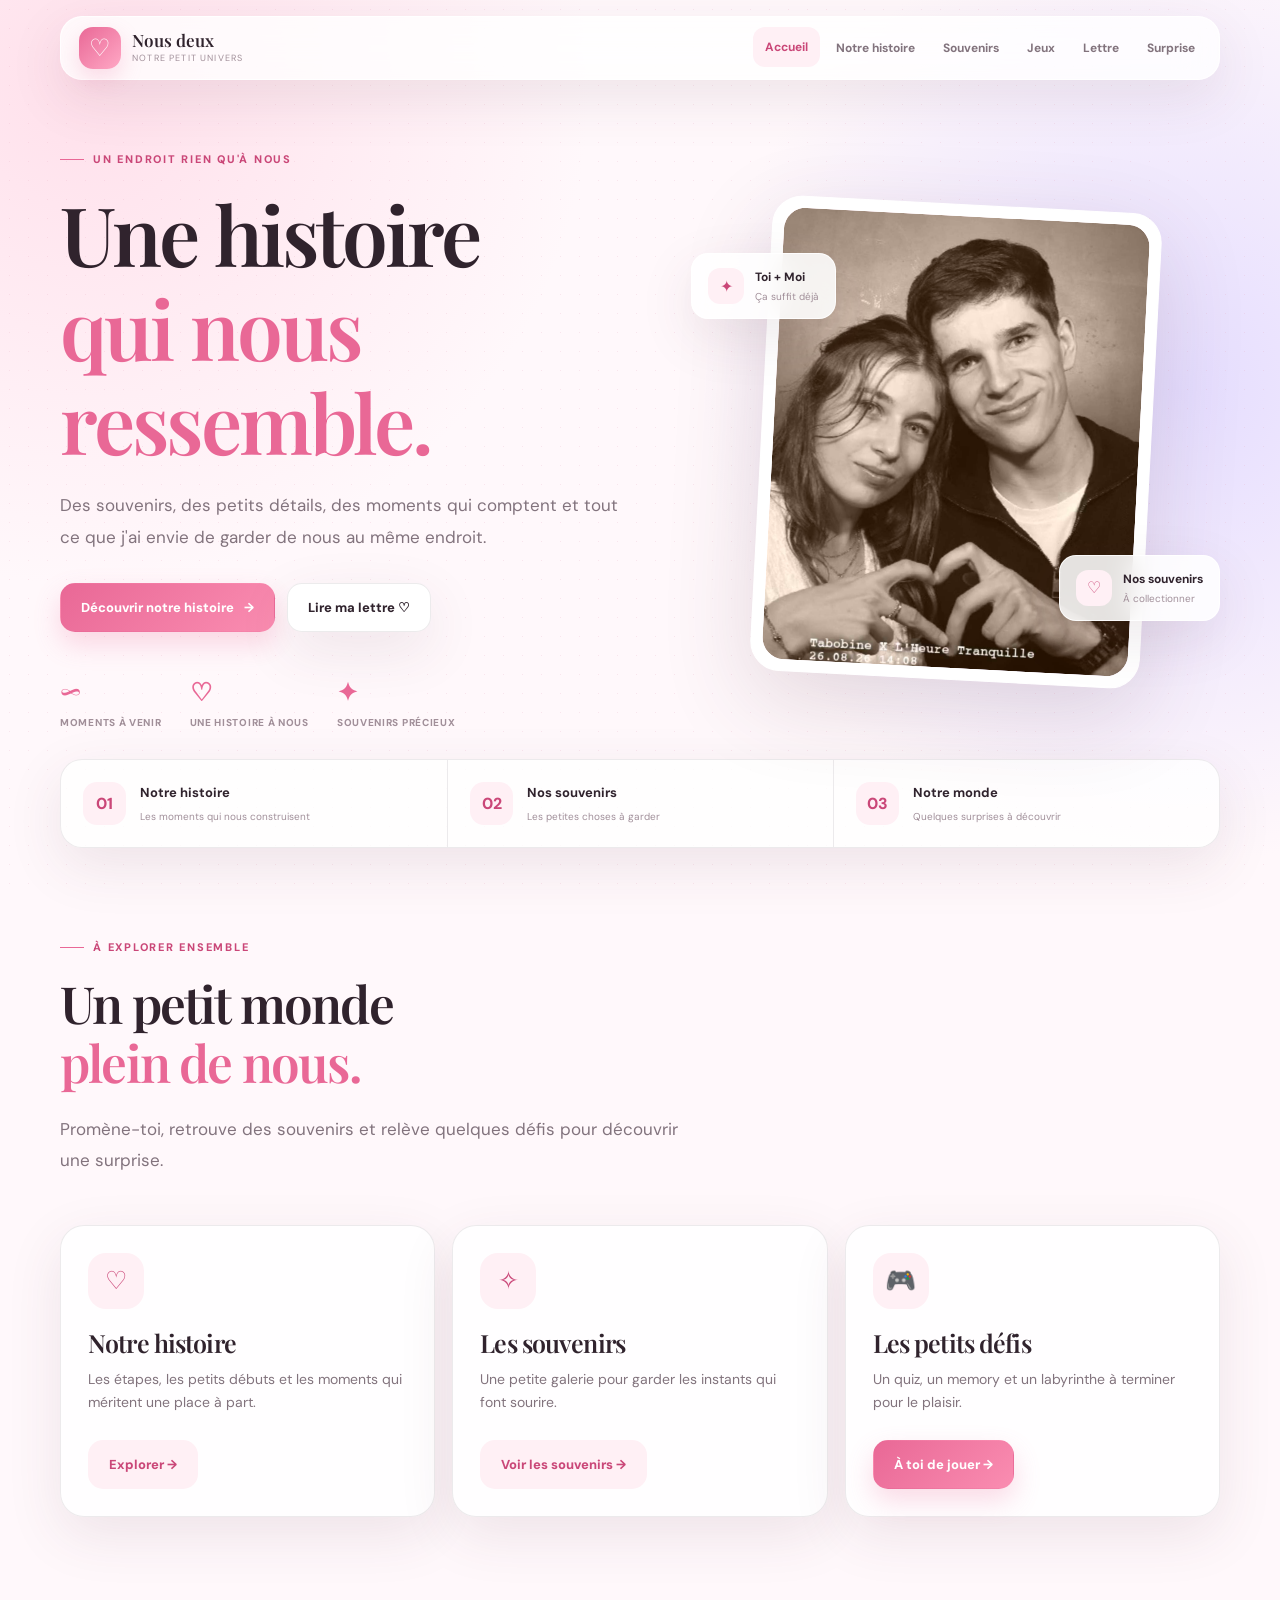
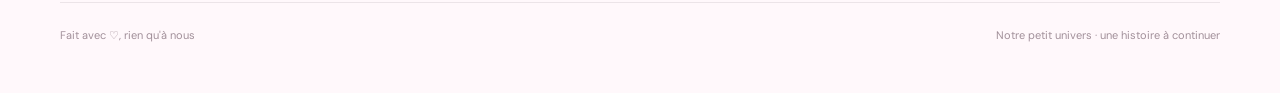
<file: index.html>
<!doctype html>
<html lang="fr">
<head>
    <meta charset="utf-8">
    <meta name="viewport" content="width=device-width, initial-scale=1">
    <meta name="theme-color" content="#fff8fb">

    <title>Nous deux ♡ — Notre petit univers</title>

    <link rel="stylesheet" href="css/style.css">
</head>

<body data-page="index">

    <main class="shell page">

        <!-- SECTION PRINCIPALE -->
        <section class="hero">

            <div class="hero-text">

                <div class="eyebrow">Un endroit rien qu'à nous</div>

                <h1>
                    Une histoire<br>
                    <em>qui nous ressemble.</em>
                </h1>

                <p class="lead">
                    Des souvenirs, des petits détails, des moments qui comptent
                    et tout ce que j'ai envie de garder de nous au même endroit.
                </p>

                <div class="hero-buttons">
                    <a class="btn btn-primary" href="histoire.html">
                        Découvrir notre histoire <span>→</span>
                    </a>

                    <a class="btn btn-light" href="lettre.html">
                        Lire ma lettre ♡
                    </a>
                </div>

                <div class="hero-stats">

                    <div class="hero-stat">
                        <strong>∞</strong>
                        <span>Moments à venir</span>
                    </div>

                    <div class="hero-stat">
                        <strong>♡</strong>
                        <span>Une histoire à nous</span>
                    </div>

                    <div class="hero-stat">
                        <strong>✦</strong>
                        <span>Souvenirs précieux</span>
                    </div>

                </div>

            </div>

            <!-- PHOTO DU COUPLE -->
            <div class="hero-visual">

                <div class="photo-frame">

                   <div class="photo-placeholder">
    <img
        src="images/couple.png"
        alt="Notre photo"
        style="display:block; width:100%; height:100%; object-fit:cover;"
    >
</div>
                </div>

                <div class="float-card one">
                    <span class="float-icon">✦</span>

                    <span>
                        <b>Toi + Moi</b>
                        <small>Ça suffit déjà</small>
                    </span>
                </div>

                <div class="float-card two">
                    <span class="float-icon">♡</span>

                    <span>
                        <b>Nos souvenirs</b>
                        <small>À collectionner</small>
                    </span>
                </div>

            </div>

        </section>

        <!-- LES TROIS POINTS FORTS -->
        <section class="feature-strip">

            <div class="feature">
                <span class="feature-icon">01</span>

                <span>
                    <b>Notre histoire</b>
                    <small>Les moments qui nous construisent</small>
                </span>
            </div>

            <div class="feature">
                <span class="feature-icon">02</span>

                <span>
                    <b>Nos souvenirs</b>
                    <small>Les petites choses à garder</small>
                </span>
            </div>

            <div class="feature">
                <span class="feature-icon">03</span>

                <span>
                    <b>Notre monde</b>
                    <small>Quelques surprises à découvrir</small>
                </span>
            </div>

        </section>

        <!-- CARTES DE NAVIGATION -->
        <section style="padding-top: 90px">

            <div class="page-heading">

                <div class="eyebrow">À explorer ensemble</div>

                <h2>
                    Un petit monde<br>
                    <em>plein de nous.</em>
                </h2>

                <p class="lead">
                    Promène-toi, retrouve des souvenirs et relève quelques défis
                    pour découvrir une surprise.
                </p>

            </div>

            <div class="card-grid">

                <article class="card">
                    <div class="card-icon">♡</div>

                    <h3>Notre histoire</h3>

                    <p>
                        Les étapes, les petits débuts et les moments qui
                        méritent une place à part.
                    </p>

                    <a class="btn btn-soft" href="histoire.html">
                        Explorer →
                    </a>
                </article>

                <article class="card">
                    <div class="card-icon">✧</div>

                    <h3>Les souvenirs</h3>

                    <p>
                        Une petite galerie pour garder les instants
                        qui font sourire.
                    </p>

                    <a class="btn btn-soft" href="souvenirs.html">
                        Voir les souvenirs →
                    </a>
                </article>

                <article class="card">
                    <div class="card-icon">🎮</div>

                    <h3>Les petits défis</h3>

                    <p>
                        Un quiz, un memory et un labyrinthe à terminer
                        pour le plaisir.
                    </p>

                    <a class="btn btn-primary" href="jeux.html">
                        À toi de jouer →
                    </a>
                </article>

            </div>

        </section>

    </main>

    <script src="js/script.js"></script>

</body>
</html>
</file>
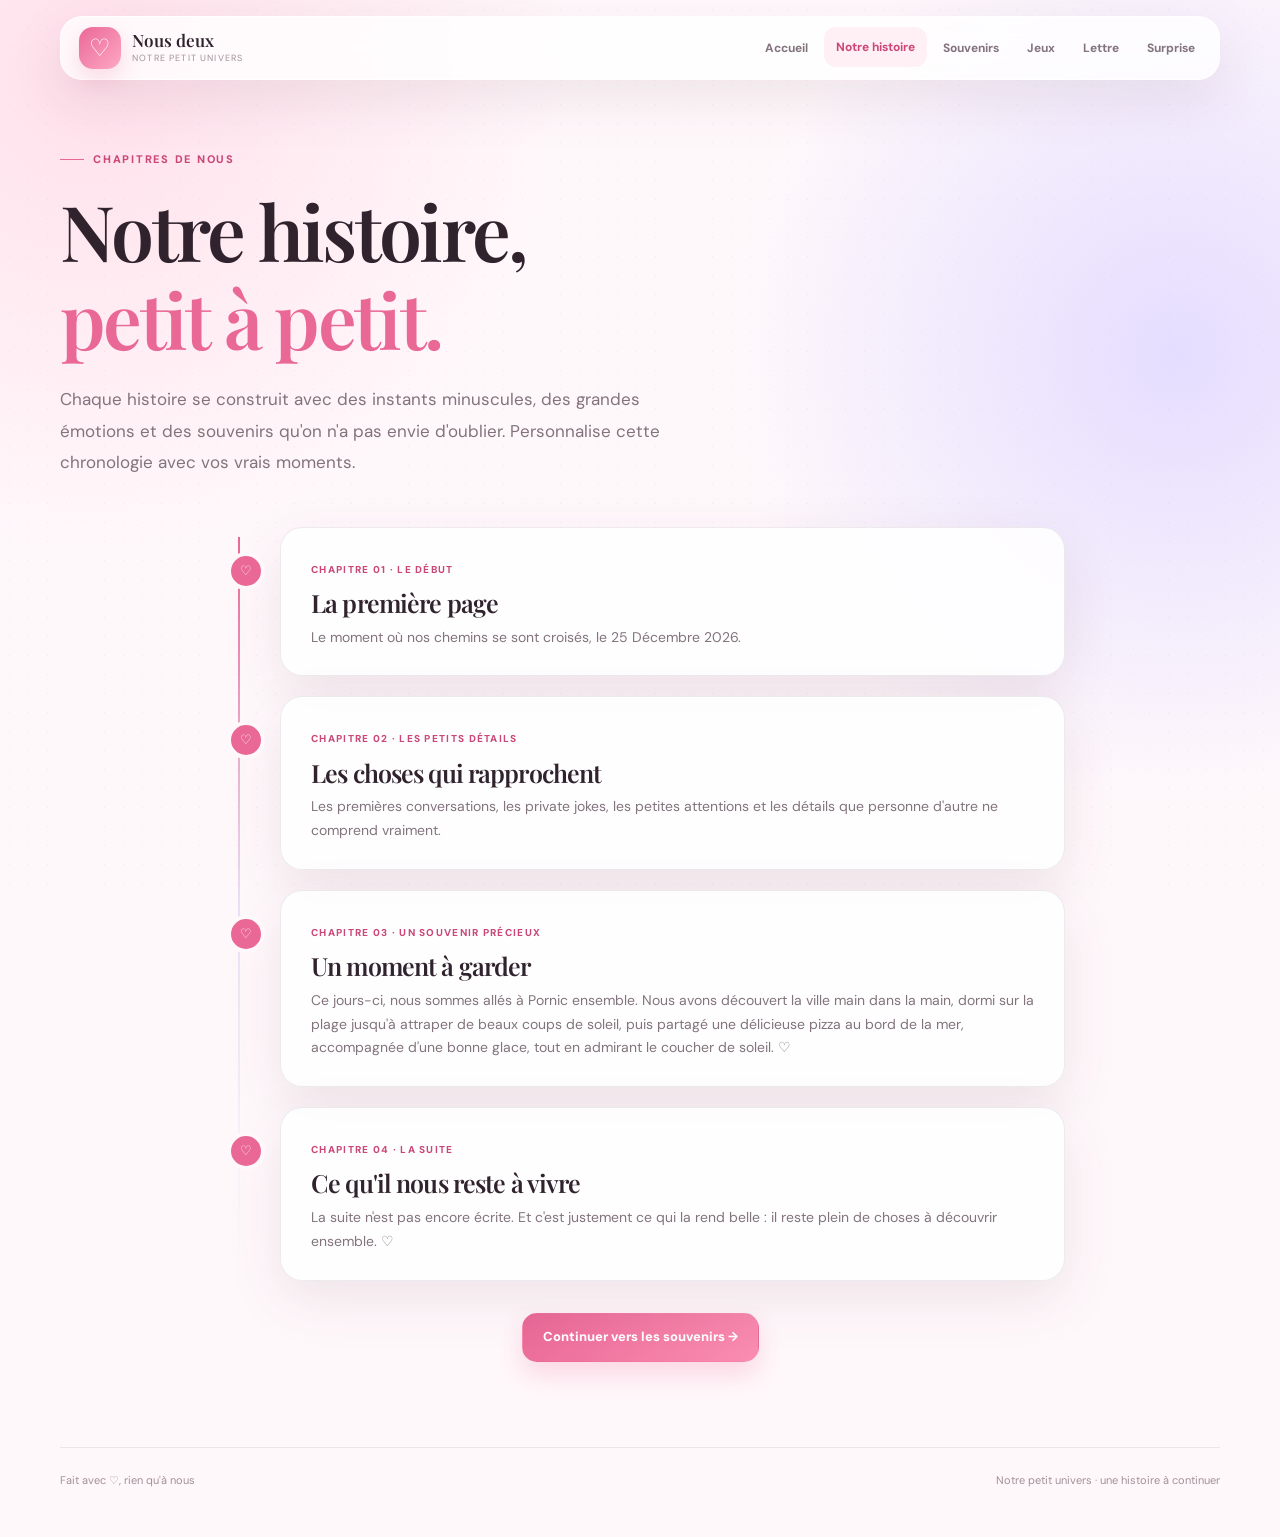
<file: histoire.html>
<!DOCTYPE html>
<html lang="fr">

<head>
    <meta charset="UTF-8">
    <meta name="viewport" content="width=device-width, initial-scale=1.0">

    <title>Notre histoire ♡</title>

    <link rel="stylesheet" href="css/style.css">
</head>

<body data-page="histoire">

    <main class="shell page">

        <!-- EN-TÊTE DE LA PAGE -->
        <header class="page-heading">

            <div class="eyebrow">
                Chapitres de nous
            </div>

            <h1>
                Notre histoire,<br>
                <em>petit à petit.</em>
            </h1>

            <p class="lead">
                Chaque histoire se construit avec des instants minuscules,
                des grandes émotions et des souvenirs qu'on n'a pas envie
                d'oublier. Personnalise cette chronologie avec vos vrais moments.
            </p>

        </header>


        <!-- CHRONOLOGIE DE NOTRE HISTOIRE -->
        <section class="timeline">

            <!-- CHAPITRE 01 -->
            <article class="timeline-item">

                <span class="timeline-date">
                    Chapitre 01 · Le début
                </span>

                <h3>
                    La première page
                </h3>

                <p>
                    Le moment où nos chemins se sont croisés,
                    le 25 Décembre 2026.
                </p>

            </article>


            <!-- CHAPITRE 02 -->
            <article class="timeline-item">

                <span class="timeline-date">
                    Chapitre 02 · Les petits détails
                </span>

                <h3>
                    Les choses qui rapprochent
                </h3>

                <p>
                    Les premières conversations, les private jokes,
                    les petites attentions et les détails que personne
                    d'autre ne comprend vraiment.
                </p>

            </article>


            <!-- CHAPITRE 03 -->
            <article class="timeline-item">

                <span class="timeline-date">
                    Chapitre 03 · Un souvenir précieux
                </span>

                <h3>
                    Un moment à garder
                </h3>

                <p>
                    Ce jours-ci, nous sommes allés à Pornic ensemble. Nous avons découvert la ville main dans la main, dormi sur la plage jusqu'à attraper de beaux coups de soleil, puis partagé une délicieuse pizza au bord de la mer, accompagnée d'une bonne glace, tout en admirant le coucher de soleil. ♡
                </p>

            </article>


            <!-- CHAPITRE 04 -->
            <article class="timeline-item">

                <span class="timeline-date">
                    Chapitre 04 · La suite
                </span>

                <h3>
                    Ce qu'il nous reste à vivre
                </h3>

                <p>
                    La suite n'est pas encore écrite.
                    Et c'est justement ce qui la rend belle :
                    il reste plein de choses à découvrir ensemble. ♡
                </p>

            </article>

        </section>


        <!-- BOUTON VERS LA GALERIE -->
        <div style="text-align: center; margin-top: 32px;">

            <a class="btn btn-primary" href="souvenirs.html">
                Continuer vers les souvenirs →
            </a>

        </div>

    </main>


    <!-- SCRIPT JAVASCRIPT -->
    <script src="js/script.js"></script>

</body>
</html>
</file>
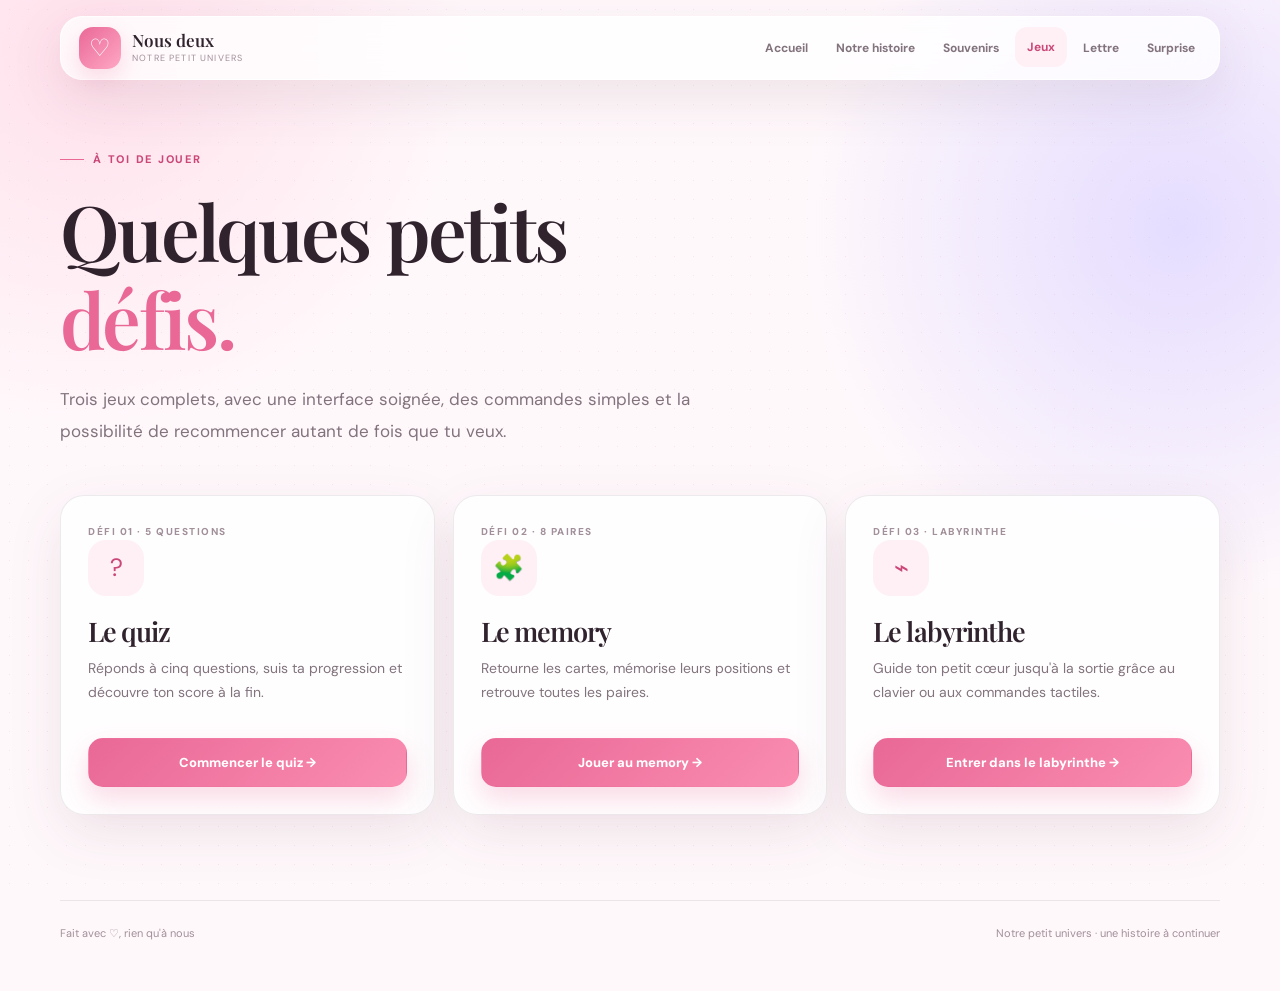
<file: jeux.html>
<!doctype html><html lang="fr"><head><meta charset="utf-8"><meta name="viewport" content="width=device-width,initial-scale=1"><title>Nos jeux ♡</title><link rel="stylesheet" href="css/style.css"></head><body data-page="jeux"><main class="shell page"><header class="page-heading"><div class="eyebrow">à toi de jouer</div><h1>Quelques petits<br><em>défis.</em></h1><p class="lead">Trois jeux complets, avec une interface soignée, des commandes simples et la possibilité de recommencer autant de fois que tu veux.</p></header><section class="game-hub"><article class="card game-card"><span class="game-number">DÉFI 01 · 5 QUESTIONS</span><div class="card-icon">?</div><h3>Le quiz</h3><p>Réponds à cinq questions, suis ta progression et découvre ton score à la fin.</p><button class="btn btn-primary" id="quiz-start">Commencer le quiz →</button></article><article class="card game-card"><span class="game-number">DÉFI 02 · 8 PAIRES</span><div class="card-icon">🧩</div><h3>Le memory</h3><p>Retourne les cartes, mémorise leurs positions et retrouve toutes les paires.</p><button class="btn btn-primary" id="memory-start">Jouer au memory →</button></article><article class="card game-card"><span class="game-number">DÉFI 03 · LABYRINTHE</span><div class="card-icon">⌁</div><h3>Le labyrinthe</h3><p>Guide ton petit cœur jusqu'à la sortie grâce au clavier ou aux commandes tactiles.</p><button class="btn btn-primary" id="maze-start">Entrer dans le labyrinthe →</button></article></section><section id="game-area" hidden aria-live="polite"></section></main><script src="js/script.js"></script></body></html>
</file>
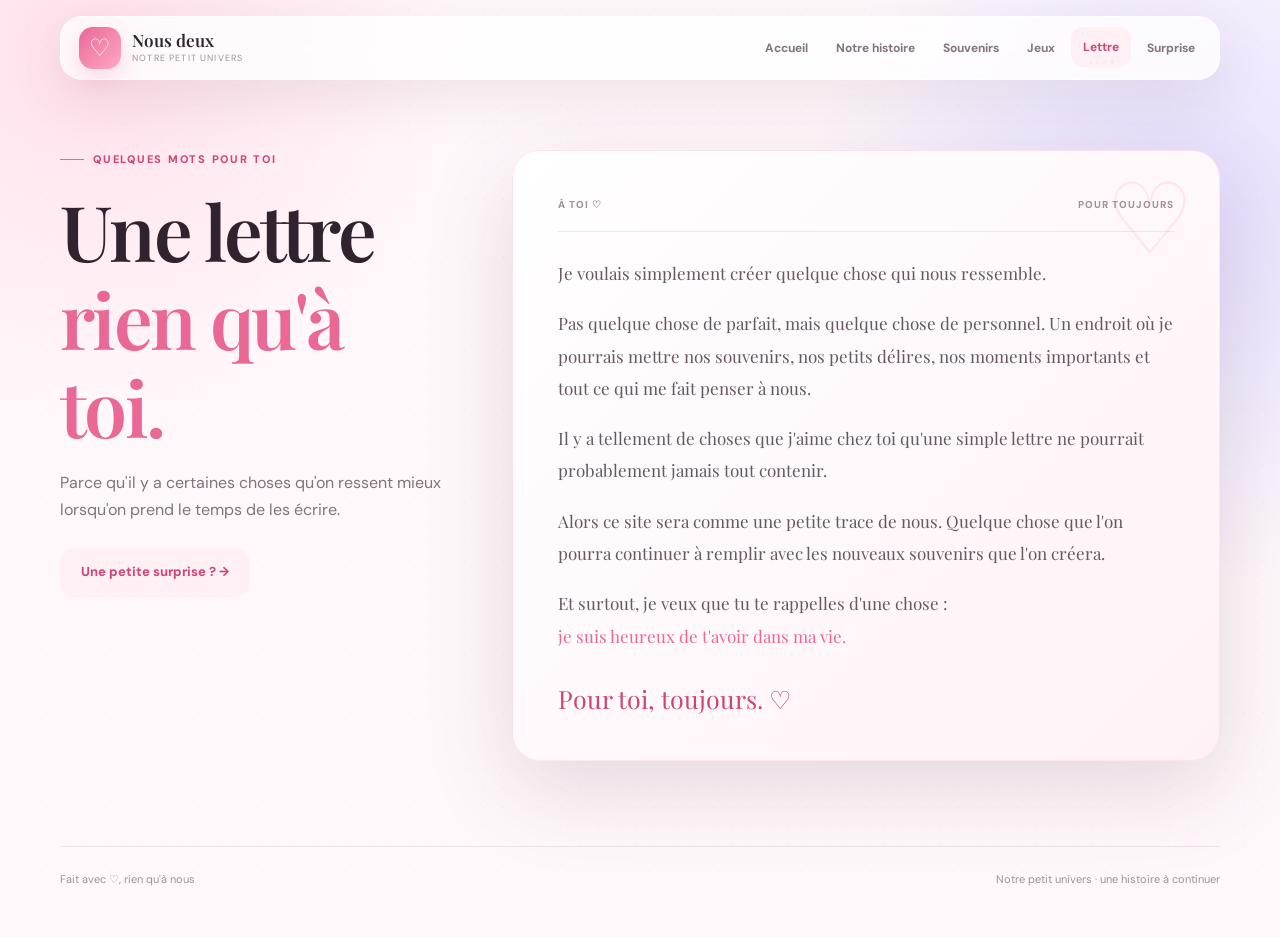
<file: lettre.html>
<!doctype html><html lang="fr"><head><meta charset="utf-8"><meta name="viewport" content="width=device-width,initial-scale=1"><title>Ma lettre ♡</title><link rel="stylesheet" href="css/style.css"></head><body data-page="lettre"><main class="shell page"><section class="letter-layout"><div class="letter-intro"><div class="eyebrow">quelques mots pour toi</div><h1>Une lettre<br><em>rien qu'à toi.</em></h1><p>Parce qu'il y a certaines choses qu'on ressent mieux lorsqu'on prend le temps de les écrire.</p><div style="margin-top:25px"><a class="btn btn-soft" href="jeux.html">Une petite surprise ? →</a></div></div><article class="letter"><div class="letter-header"><span>À toi ♡</span><span>Pour toujours</span></div><p>Je voulais simplement créer quelque chose qui nous ressemble.</p><p>Pas quelque chose de parfait, mais quelque chose de personnel. Un endroit où je pourrais mettre nos souvenirs, nos petits délires, nos moments importants et tout ce qui me fait penser à nous.</p><p>Il y a tellement de choses que j'aime chez toi qu'une simple lettre ne pourrait probablement jamais tout contenir.</p><p>Alors ce site sera comme une petite trace de nous. Quelque chose que l'on pourra continuer à remplir avec les nouveaux souvenirs que l'on créera.</p><p>Et surtout, je veux que tu te rappelles d'une chose :<br><em>je suis heureux de t'avoir dans ma vie.</em></p><div class="signature">Pour toi, toujours. ♡</div></article></section></main><script src="js/script.js"></script></body></html>
</file>
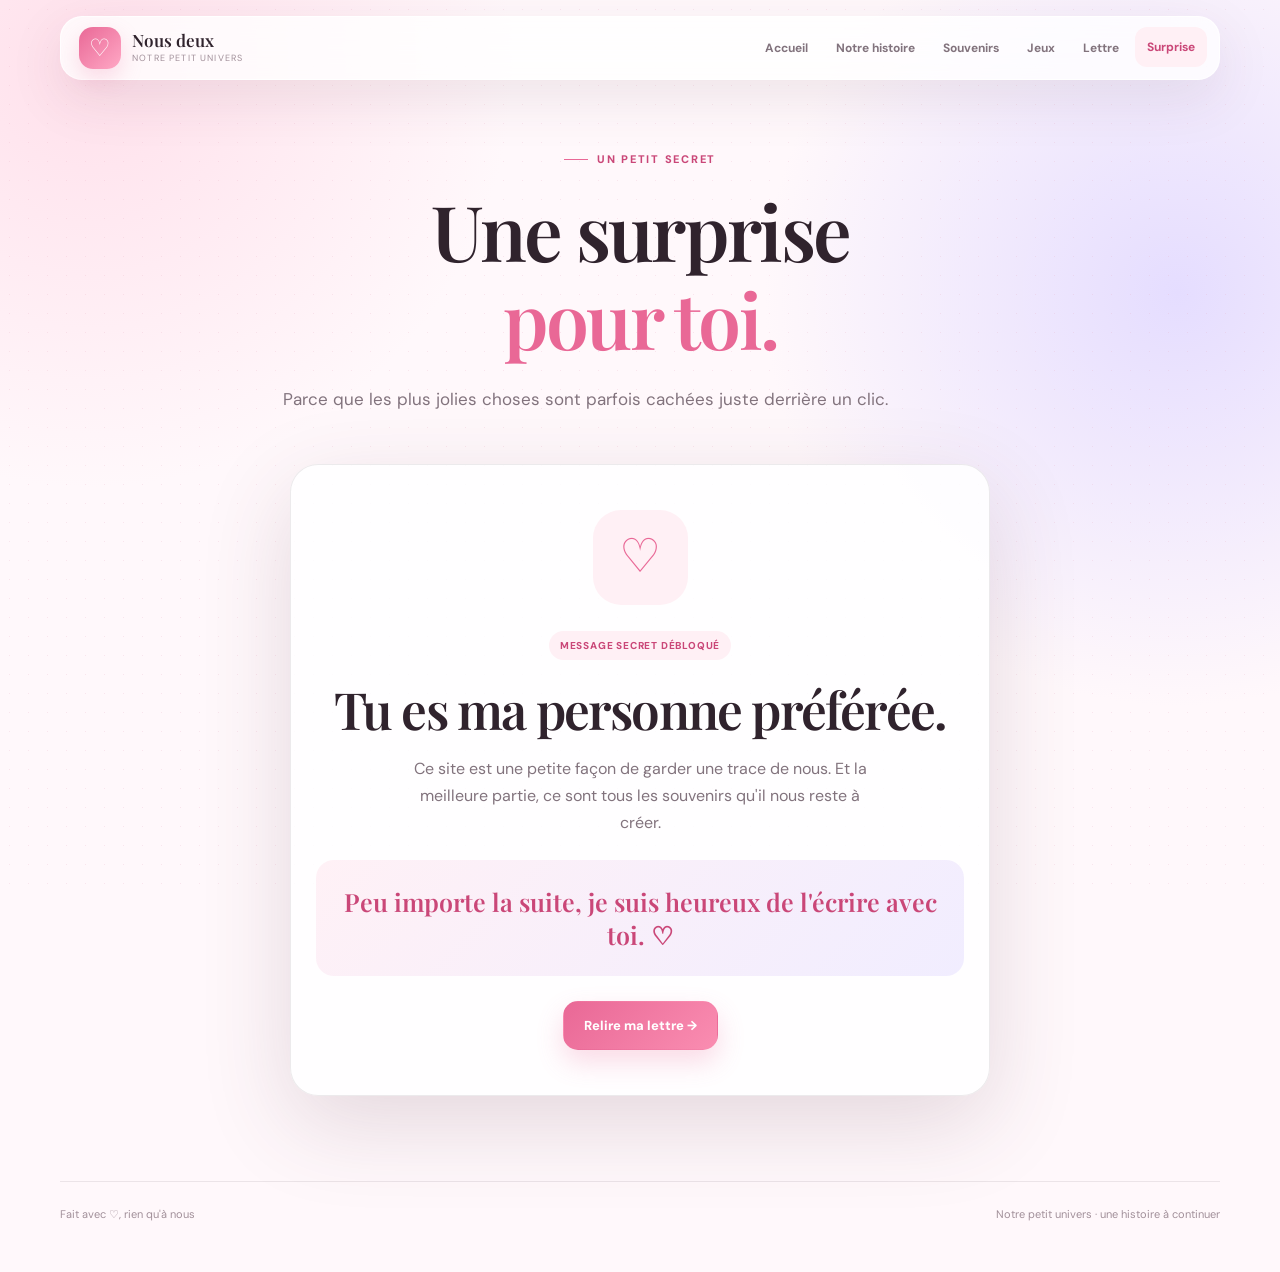
<file: secret.html>
<!doctype html><html lang="fr"><head><meta charset="utf-8"><meta name="viewport" content="width=device-width,initial-scale=1"><title>Une surprise ♡</title><link rel="stylesheet" href="css/style.css"></head><body data-page="secret"><main class="shell page"><header class="page-heading" style="text-align:center;margin-inline:auto"><div class="eyebrow" style="justify-content:center">un petit secret</div><h1>Une surprise<br><em>pour toi.</em></h1><p class="lead">Parce que les plus jolies choses sont parfois cachées juste derrière un clic.</p></header><section class="secret-box"><div class="secret-heart">♡</div><span class="pill">Message secret débloqué</span><h2 style="margin-top:20px">Tu es ma personne préférée.</h2><p>Ce site est une petite façon de garder une trace de nous. Et la meilleure partie, ce sont tous les souvenirs qu'il nous reste à créer.</p><div class="secret-message">Peu importe la suite, je suis heureux de l'écrire avec toi. ♡</div><div style="margin-top:25px"><a class="btn btn-primary" href="lettre.html">Relire ma lettre →</a></div></section></main><script src="js/script.js"></script></body></html>
</file>
<file: css/style.css>
@import url('https://fonts.googleapis.com/css2?family=DM+Sans:wght@400;500;600;700&family=Playfair+Display:wght@500;600;700&display=swap');

/* =========================
   VARIABLES
========================= */

:root {
    --bg: #fff8fb;
    --ink: #30232d;
    --muted: #82737d;
    --pink: #e96896;
    --deep: #ca4778;
    --rose: #fff0f5;
    --lilac: #eee9ff;
    --line: rgba(48, 35, 45, .09);
    --glass: rgba(255, 255, 255, .78);
    --shadow: 0 18px 55px rgba(88, 49, 70, .10);
    --shadow2: 0 28px 90px rgba(88, 49, 70, .16);
    --r: 26px;
}

/* =========================
   BASE
========================= */

* {
    box-sizing: border-box;
    margin: 0;
    padding: 0;
}

html {
    scroll-behavior: smooth;
    scroll-padding-top: 110px;
}

body {
    min-height: 100vh;
    font: 16px/1.7 "DM Sans", sans-serif;
    color: var(--ink);
    background:
        radial-gradient(circle at 7% 5%, #ffe0eb 0, transparent 25%),
        radial-gradient(circle at 92% 23%, #e5ddff 0, transparent 27%),
        var(--bg);
    overflow-x: hidden;
}

body::before {
    content: "";
    position: fixed;
    inset: 0;
    pointer-events: none;
    opacity: .23;
    z-index: -1;
    background-image: radial-gradient(#e7a8bf .7px, transparent .7px);
    background-size: 19px 19px;
}

a {
    color: inherit;
    text-decoration: none;
}

button,
input {
    font: inherit;
}

button {
    cursor: pointer;
}

img {
    display: block;
    max-width: 100%;
}

::selection {
    background: var(--pink);
    color: white;
}

.shell {
    width: min(1160px, calc(100% - 40px));
    margin-inline: auto;
}

/* =========================
   HEADER ET NAVIGATION
========================= */

.site-header {
    position: fixed;
    z-index: 100;
    top: 16px;
    left: 50%;
    transform: translateX(-50%);
    width: min(1160px, calc(100% - 32px));
    display: flex;
    align-items: center;
    justify-content: space-between;
    gap: 15px;
    padding: 10px 12px 10px 18px;
    border: 1px solid #ffffffd9;
    border-radius: 22px;
    background: rgba(255, 255, 255, .78);
    backdrop-filter: blur(20px);
    box-shadow: var(--shadow);
    animation: drop .7s ease both;
}

.logo {
    display: flex;
    align-items: center;
    gap: 11px;
    flex-shrink: 0;
}

.logo-icon {
    width: 42px;
    height: 42px;
    display: grid;
    place-items: center;
    border-radius: 14px;
    color: white;
    background: linear-gradient(135deg, var(--pink), #ffa8c5);
    font-size: 24px;
    box-shadow: 0 9px 22px #e9689638;
}

.logo-text strong {
    display: block;
    font: 600 17px "Playfair Display", serif;
}

.logo-text small {
    display: block;
    color: #a18f99;
    font-size: 9px;
    letter-spacing: .13em;
    text-transform: uppercase;
}

.navigation {
    display: flex;
    align-items: center;
    gap: 4px;
}

.navigation a {
    padding: 10px 12px;
    border-radius: 12px;
    color: var(--muted);
    font-size: 12px;
    font-weight: 700;
    transition: .25s;
}

.navigation a:hover,
.navigation a.active {
    color: var(--deep);
    background: var(--rose);
    transform: translateY(-1px);
}

.menu-button {
    display: none;
    width: 42px;
    height: 42px;
    border: 0;
    border-radius: 13px;
    background: #f9edf2;
}

.menu-button span {
    display: block;
    width: 18px;
    height: 2px;
    margin: 4px auto;
    background: var(--ink);
    border-radius: 4px;
}

/* =========================
   STRUCTURE DES PAGES
========================= */

.page {
    min-height: calc(100vh - 100px);
    padding: 150px 0 85px;
}

.eyebrow {
    display: flex;
    align-items: center;
    gap: 9px;
    margin-bottom: 17px;
    color: var(--deep);
    font-size: 11px;
    font-weight: 800;
    letter-spacing: .16em;
    text-transform: uppercase;
}

.eyebrow::before {
    content: "";
    width: 24px;
    height: 1px;
    background: var(--pink);
}

h1,
h2,
h3 {
    font-family: "Playfair Display", serif;
    font-weight: 600;
    letter-spacing: -.035em;
    line-height: 1.15;
}

h1 {
    font-size: clamp(45px, 6vw, 78px);
}

h2 {
    font-size: clamp(34px, 4vw, 54px);
}

h3 {
    font-size: 25px;
}

em,
.accent {
    color: var(--pink);
    font-style: normal;
}

.lead {
    max-width: 650px;
    margin-top: 22px;
    color: var(--muted);
    font-size: 17px;
    line-height: 1.85;
}

.page-heading {
    max-width: 760px;
    margin-bottom: 48px;
}

/* =========================
   BOUTONS
========================= */

.btn {
    display: inline-flex;
    align-items: center;
    justify-content: center;
    gap: 10px;
    min-height: 49px;
    padding: 0 20px;
    border: 1px solid transparent;
    border-radius: 15px;
    font-size: 13px;
    font-weight: 800;
    transition: transform .25s, box-shadow .25s, background .25s;
}

.btn:hover {
    transform: translateY(-3px);
}

.btn-primary {
    color: white;
    background: linear-gradient(135deg, var(--pink), #fa8db1);
    box-shadow: 0 12px 27px #e968963d;
}

.btn-primary:hover {
    box-shadow: 0 16px 34px #e9689655;
}

.btn-light {
    background: white;
    border-color: var(--line);
    box-shadow: var(--shadow);
}

.btn-soft {
    color: var(--deep);
    background: var(--rose);
}

/* =========================
   PAGE D'ACCUEIL
========================= */

.hero {
    display: grid;
    grid-template-columns: 1.03fr .97fr;
    align-items: center;
    gap: 70px;
    min-height: 560px;
}

.hero h1 {
    font-size: clamp(48px, 6.4vw, 82px);
}

.hero-buttons {
    display: flex;
    flex-wrap: wrap;
    gap: 12px;
    margin-top: 30px;
}

.hero-stats {
    display: flex;
    flex-wrap: wrap;
    gap: 28px;
    margin-top: 42px;
}

.hero-stat strong {
    display: block;
    color: var(--pink);
    font: 600 25px "Playfair Display", serif;
}

.hero-stat span {
    color: #a18f99;
    font-size: 10px;
    font-weight: 800;
    letter-spacing: .07em;
    text-transform: uppercase;
}

/* Cadre photo d'accueil */

.hero-visual {
    position: relative;
    min-height: 510px;
    display: grid;
    place-items: center;
}

.photo-frame {
    position: relative;
    width: min(390px, 78%);
    aspect-ratio: .82;
    padding: 11px;
    border: 1px solid white;
    background: white;
    border-radius: 30px;
    box-shadow: var(--shadow2);
    transform: rotate(3deg);
    transition: transform .5s;
}

.photo-frame:hover {
    transform: rotate(0) translateY(-7px);
}

.photo-placeholder {
    position: relative;
    display: block;
    width: 100%;
    height: 100%;
    padding: 0;
    overflow: hidden;
    border-radius: 22px;
    background:
        radial-gradient(circle at 25% 20%, #ffd9e7, transparent 35%),
        radial-gradient(circle at 75% 80%, #ded5ff, transparent 38%),
        #fff4f8;
}

.photo-placeholder img {
    display: block;
    width: 100%;
    height: 100%;
    object-fit: cover;
    object-position: center;
    border-radius: inherit;
}

.photo-placeholder img.focus-top {
    object-position: center 30%;
}

.photo-placeholder .big-heart {
    color: #e9689677;
    font-size: 100px;
    line-height: 1;
    animation: heartbeat 2.7s ease-in-out infinite;
}

.photo-placeholder strong {
    margin-top: 18px;
    font: 600 25px "Playfair Display", serif;
}

.photo-placeholder p {
    margin-top: 7px;
    color: #9c8a95;
    font-size: 12px;
}

/* Cartes flottantes */

.float-card {
    position: absolute;
    z-index: 2;
    display: flex;
    align-items: center;
    gap: 11px;
    padding: 13px 16px;
    border: 1px solid #ffffffd9;
    border-radius: 17px;
    background: #ffffffdf;
    backdrop-filter: blur(14px);
    box-shadow: var(--shadow);
    animation: float 4s ease-in-out infinite;
}

.float-card.one {
    top: 13%;
    left: 0;
}

.float-card.two {
    right: 0;
    bottom: 15%;
    animation-delay: -2s;
}

.float-icon {
    width: 36px;
    height: 36px;
    display: grid;
    place-items: center;
    border-radius: 12px;
    background: var(--rose);
    color: var(--deep);
}

.float-card b,
.float-card small {
    display: block;
}

.float-card b {
    font-size: 12px;
}

.float-card small {
    color: #a18f99;
    font-size: 10px;
}

/* =========================
   BLOCS ET CARTES
========================= */

.feature-grid,
.card-grid {
    display: grid;
    grid-template-columns: repeat(3, minmax(0, 1fr));
    gap: 17px;
}

.feature-strip {
    display: grid;
    grid-template-columns: repeat(3, minmax(0, 1fr));
    overflow: hidden;
    margin-top: 25px;
    border: 1px solid var(--line);
    border-radius: 22px;
    background: #ffffffc9;
    box-shadow: var(--shadow);
}

.feature {
    display: flex;
    align-items: center;
    gap: 14px;
    padding: 22px;
}

.feature + .feature {
    border-left: 1px solid var(--line);
}

.feature-icon {
    width: 43px;
    height: 43px;
    flex-shrink: 0;
    display: grid;
    place-items: center;
    border-radius: 14px;
    background: var(--rose);
    color: var(--deep);
    font-weight: 800;
}

.feature b,
.feature small {
    display: block;
}

.feature b {
    font-size: 13px;
}

.feature small {
    margin-top: 4px;
    color: #a18f99;
    font-size: 10px;
}

.card {
    padding: 27px;
    border: 1px solid var(--line);
    border-radius: 24px;
    background: #ffffffd9;
    box-shadow: var(--shadow);
    transition: transform .3s, box-shadow .3s;
}

.card:hover {
    transform: translateY(-6px);
    box-shadow: var(--shadow2);
}

.card p {
    margin: 10px 0 20px;
    color: var(--muted);
    font-size: 14px;
}

.card-icon {
    width: 56px;
    height: 56px;
    display: grid;
    place-items: center;
    margin-bottom: 20px;
    border-radius: 18px;
    background: var(--rose);
    color: var(--deep);
    font-size: 25px;
}

.card .btn {
    margin-top: 5px;
}

/* =========================
   CHRONOLOGIE
========================= */

.timeline {
    position: relative;
    max-width: 850px;
    margin: auto;
}

.timeline::before {
    content: "";
    position: absolute;
    top: 10px;
    bottom: 10px;
    left: 23px;
    width: 2px;
    background: linear-gradient(var(--pink), #e9dff5, transparent);
}

.timeline-item {
    position: relative;
    margin: 0 0 20px 65px;
    padding: 26px 30px;
    border: 1px solid var(--line);
    border-radius: 22px;
    background: #ffffffd9;
    box-shadow: var(--shadow);
}

.timeline-item::before {
    content: "♡";
    position: absolute;
    top: 24px;
    left: -54px;
    width: 30px;
    height: 30px;
    display: grid;
    place-items: center;
    border: 4px solid var(--bg);
    border-radius: 50%;
    background: var(--pink);
    color: white;
    font-size: 13px;
}

.timeline-date {
    color: var(--deep);
    font-size: 10px;
    font-weight: 800;
    letter-spacing: .13em;
    text-transform: uppercase;
}

.timeline-item h3 {
    margin: 8px 0;
}

.timeline-item p {
    color: var(--muted);
    font-size: 14px;
}

/* =========================
   GALERIE DE SOUVENIRS
========================= */

.gallery {
    display: grid;
    grid-template-columns: 1.2fr .8fr .8fr;
    grid-auto-rows: 245px;
    gap: 17px;
    align-items: stretch;
}

.gallery .memory {
    position: relative;
    display: flex;
    flex-direction: column;
    min-width: 0;
    min-height: 0;
    overflow: hidden;
    border: 1px solid var(--line);
    border-radius: 23px;
    background: white;
    box-shadow: var(--shadow);
    transition: transform .3s, box-shadow .3s;
}

.gallery .memory:hover {
    transform: translateY(-5px);
    box-shadow: var(--shadow2);
}

.gallery .memory.large {
    grid-row: span 2;
}

.gallery .memory.wide {
    grid-column: span 2;
}

/* Les photos remplissent l'espace disponible sans être déformées */

.gallery .memory-art {
    display: block;
    width: 100%;
    height: auto;
    min-height: 0;
    flex: 1 1 auto;
    object-fit: cover;
    object-position: center;
    font-size: initial;
    color: transparent;
    background: linear-gradient(135deg, #f4bdd2, #cbbfff);
}

/* Fonds de secours si une photo ne charge pas */

.gallery .memory:nth-child(1) .memory-art {
    background-color: #f4bdd2;
}

.gallery .memory:nth-child(2) .memory-art {
    background-color: #d7caff;
}

.gallery .memory:nth-child(3) .memory-art {
    background-color: #ffe0b8;
}

.gallery .memory:nth-child(4) .memory-art {
    background-color: #e0d6ff;
}

/* Texte sous les images */

.gallery .memory-info {
    position: relative;
    z-index: 1;
    flex: 0 0 auto;
    padding: 12px 17px 15px;
    background: white;
}

.gallery .memory-info small {
    display: block;
    color: var(--deep);
    font-size: 9px;
    font-weight: 800;
    letter-spacing: .12em;
    text-transform: uppercase;
}

.gallery .memory-info h2,
.gallery .memory-info h3 {
    margin-top: 2px;
    font: 600 17px/1.4 "Playfair Display", serif;
    letter-spacing: normal;
}

.gallery .memory-info p {
    margin-top: 3px;
    color: var(--muted);
    font-size: 12px;
}

/* =========================
   LETTRE
========================= */

.letter-layout {
    display: grid;
    grid-template-columns: .7fr 1.3fr;
    align-items: start;
    gap: 70px;
}

.letter-intro {
    position: sticky;
    top: 140px;
}

.letter-intro p {
    margin-top: 18px;
    color: var(--muted);
}

.letter {
    position: relative;
    padding: 45px;
    border: 1px solid #e9689625;
    border-radius: 28px;
    background: linear-gradient(135deg, #fff, #fff2f7);
    box-shadow: var(--shadow2);
}

.letter::after {
    content: "♡";
    position: absolute;
    top: 10px;
    right: 24px;
    color: #e968961c;
    font: 100px Georgia, serif;
}

.letter-header {
    position: relative;
    display: flex;
    justify-content: space-between;
    gap: 12px;
    padding-bottom: 18px;
    margin-bottom: 25px;
    border-bottom: 1px solid var(--line);
    color: #a18f99;
    font-size: 10px;
    font-weight: 800;
    letter-spacing: .1em;
    text-transform: uppercase;
}

.letter p {
    position: relative;
    margin-bottom: 18px;
    color: #675762;
    font: 17px/1.9 "Playfair Display", serif;
}

.signature {
    position: relative;
    margin-top: 30px;
    color: var(--deep);
    font: 25px "Playfair Display", serif;
}

/* =========================
   ESPACE JEUX
========================= */

.game-hub {
    display: grid;
    grid-template-columns: repeat(3, minmax(0, 1fr));
    gap: 18px;
}

.game-card {
    display: flex;
    flex-direction: column;
    min-height: 320px;
}

.game-number {
    color: #a18f99;
    font-size: 10px;
    font-weight: 800;
    letter-spacing: .15em;
}

.game-card h3 {
    font-size: 27px;
}

.game-card p {
    flex: 1;
}

.game-panel {
    margin-top: 28px;
    padding: clamp(20px, 4vw, 38px);
    border: 1px solid var(--line);
    border-radius: 28px;
    background: #ffffffdf;
    box-shadow: var(--shadow2);
    animation: rise .45s ease both;
}

.panel-top {
    display: flex;
    align-items: flex-start;
    justify-content: space-between;
    gap: 20px;
    margin-bottom: 22px;
}

.panel-top p {
    color: var(--muted);
    font-size: 13px;
}

.pill {
    display: inline-flex;
    padding: 6px 11px;
    border-radius: 999px;
    background: var(--rose);
    color: var(--deep);
    font-size: 10px;
    font-weight: 800;
    letter-spacing: .08em;
    text-transform: uppercase;
}

.progress {
    height: 7px;
    overflow: hidden;
    margin: 15px 0 25px;
    border-radius: 99px;
    background: #f5e7ee;
}

.progress span {
    display: block;
    width: 0;
    height: 100%;
    border-radius: inherit;
    background: linear-gradient(90deg, var(--pink), #b4a4ff);
    transition: width .35s;
}

.question {
    margin-bottom: 22px;
    font: 600 clamp(23px, 3vw, 32px)/1.25 "Playfair Display", serif;
}

.answers {
    display: grid;
    grid-template-columns: repeat(2, minmax(0, 1fr));
    gap: 12px;
}

.answer {
    min-height: 62px;
    padding: 15px 18px;
    border: 1px solid var(--line);
    border-radius: 16px;
    background: white;
    color: var(--ink);
    text-align: left;
    transition: .2s;
}

.answer:hover:not(:disabled) {
    border-color: #e9689680;
    background: #fff5f8;
    transform: translateY(-2px);
}

.answer.correct {
    border-color: #66b98d;
    background: #effbf4;
}

.answer.wrong {
    border-color: #e47d91;
    background: #fff0f2;
}

.answer:disabled {
    cursor: default;
}

.game-actions {
    display: flex;
    align-items: center;
    justify-content: space-between;
    flex-wrap: wrap;
    gap: 12px;
    margin-top: 22px;
}

.feedback {
    min-height: 25px;
    margin-top: 14px;
    color: var(--muted);
    font-size: 13px;
}

.score-card {
    padding: 25px;
    text-align: center;
}

.score-emoji {
    font-size: 55px;
}

.score-card h3 {
    margin: 12px 0;
}

/* =========================
   JEU DE MÉMOIRE
========================= */

.memory-board {
    display: grid;
    grid-template-columns: repeat(4, minmax(0, 1fr));
    max-width: 690px;
    gap: 12px;
    margin: 20px auto;
}

.memory-card {
    position: relative;
    display: grid;
    place-items: center;
    aspect-ratio: .88;
    overflow: hidden;
    border: 1px solid #f0dce6;
    border-radius: 17px;
    background: linear-gradient(145deg, #fff, #fff1f6);
    box-shadow: 0 8px 20px #69364c0d;
    font-size: clamp(24px, 4vw, 38px);
    transition: transform .25s, background .25s;
}

.memory-card::before {
    content: "♡";
    position: absolute;
    color: #e9689680;
    font-size: 36px;
    transition: opacity .2s;
}

.memory-card span {
    opacity: 0;
    transform: scale(.6);
    transition: .2s;
}

.memory-card.flipped {
    background: linear-gradient(145deg, #f5edff, #fff0f6);
}

.memory-card.flipped::before,
.memory-card.matched::before {
    opacity: 0;
}

.memory-card.flipped span,
.memory-card.matched span {
    opacity: 1;
    transform: scale(1);
}

.memory-card.matched {
    border-color: #a9dfbf;
    background: #f0fbf4;
    cursor: default;
}

/* =========================
   LABYRINTHE
========================= */

.maze-wrap {
    display: grid;
    grid-template-columns: minmax(0, 1fr) 220px;
    align-items: center;
    gap: 25px;
}

.maze-grid {
    display: grid;
    grid-template-columns: repeat(11, minmax(0, 1fr));
    width: 100%;
    max-width: 590px;
    gap: 4px;
    padding: 10px;
    margin: auto;
    border-radius: 18px;
    background: #f3eaf2;
}

.maze-cell {
    display: grid;
    place-items: center;
    min-width: 0;
    aspect-ratio: 1;
    border-radius: 5px;
    background: white;
    font-size: clamp(10px, 2vw, 20px);
}

.maze-cell.wall {
    background: #d9cde0;
}

.maze-cell.player {
    background: #f9c4d8;
    box-shadow: inset 0 0 0 2px #e96896;
}

.maze-cell.goal {
    background: #e6dcff;
}

.maze-controls {
    display: grid;
    grid-template-columns: repeat(3, 1fr);
    max-width: 190px;
    gap: 8px;
    margin: 18px auto;
}

.maze-controls button {
    height: 48px;
    border: 1px solid var(--line);
    border-radius: 13px;
    background: white;
    box-shadow: 0 5px 12px #69364c0c;
}

.maze-controls button:hover {
    background: var(--rose);
}

.maze-controls .up {
    grid-column: 2;
}

.maze-controls .left {
    grid-column: 1;
    grid-row: 2;
}

.maze-controls .down {
    grid-column: 2;
    grid-row: 2;
}

.maze-controls .right {
    grid-column: 3;
    grid-row: 2;
}

.maze-side {
    padding: 20px;
    border-radius: 20px;
    background: linear-gradient(145deg, #fff3f7, #f3efff);
}

.maze-side strong {
    font: 600 28px "Playfair Display", serif;
}

.maze-side p {
    margin: 8px 0 16px;
    color: var(--muted);
    font-size: 13px;
}

/* =========================
   PAGE SECRÈTE
========================= */

.secret-box {
    max-width: 700px;
    margin: 30px auto 0;
    padding: 45px 25px;
    border: 1px solid var(--line);
    border-radius: 28px;
    background: #ffffffd9;
    box-shadow: var(--shadow2);
    text-align: center;
}

.secret-heart {
    width: 95px;
    height: 95px;
    display: grid;
    place-items: center;
    margin: 0 auto 25px;
    border-radius: 28px;
    background: var(--rose);
    color: var(--pink);
    font-size: 47px;
    animation: heartbeat 2.5s infinite;
}

.secret-box p {
    max-width: 480px;
    margin: 16px auto 24px;
    color: var(--muted);
}

.secret-message {
    padding: 25px;
    border-radius: 18px;
    background: linear-gradient(135deg, #fff1f6, #f1edff);
    color: var(--deep);
    font: 600 25px "Playfair Display", serif;
}

/* =========================
   PIED DE PAGE
========================= */

.footer {
    display: flex;
    justify-content: space-between;
    gap: 12px;
    width: min(1160px, calc(100% - 40px));
    margin: 0 auto 25px;
    padding: 23px 0;
    border-top: 1px solid var(--line);
    color: #a18f99;
    font-size: 11px;
}

/* =========================
   ANIMATIONS
========================= */

.reveal {
    opacity: 0;
    transform: translateY(20px);
    transition: opacity .7s, transform .7s;
}

.reveal.visible {
    opacity: 1;
    transform: translateY(0);
}

.to-top {
    position: fixed;
    z-index: 20;
    right: 20px;
    bottom: 20px;
    width: 44px;
    height: 44px;
    border: 1px solid var(--line);
    border-radius: 15px;
    background: #ffffffd9;
    box-shadow: var(--shadow);
    color: var(--deep);
    opacity: 0;
    pointer-events: none;
    transform: translateY(10px);
    transition: .25s;
}

.to-top.show {
    opacity: 1;
    pointer-events: auto;
    transform: translateY(0);
}

.heart-particle {
    position: fixed;
    z-index: 999;
    pointer-events: none;
    color: var(--pink);
    animation: particle 1.2s ease-out forwards;
}

@keyframes drop {
    from {
        opacity: 0;
        transform: translate(-50%, -15px);
    }

    to {
        opacity: 1;
        transform: translate(-50%, 0);
    }
}

@keyframes float {
    0%, 100% {
        transform: translateY(0);
    }

    50% {
        transform: translateY(-10px);
    }
}

@keyframes heartbeat {
    0%, 100% {
        transform: scale(1);
    }

    12% {
        transform: scale(1.07);
    }

    24% {
        transform: scale(1);
    }
}

@keyframes rise {
    from {
        opacity: 0;
        transform: translateY(12px);
    }

    to {
        opacity: 1;
        transform: translateY(0);
    }
}

@keyframes particle {
    to {
        opacity: 0;
        transform: translateY(-80px) rotate(25deg) scale(.5);
    }
}

/* Réduction des animations si souhaitée par l'utilisateur */

@media (prefers-reduced-motion: reduce) {
    *,
    *::before,
    *::after {
        scroll-behavior: auto !important;
        animation-duration: .01ms !important;
        animation-iteration-count: 1 !important;
        transition-duration: .01ms !important;
    }

    .reveal {
        opacity: 1;
        transform: none;
    }
}

/* =========================
   TABLETTES
========================= */

@media (max-width: 900px) {
    .hero {
        grid-template-columns: 1fr;
        gap: 20px;
        text-align: center;
    }

    .hero .eyebrow {
        justify-content: center;
    }

    .hero .lead {
        margin-inline: auto;
    }

    .hero-buttons,
    .hero-stats {
        justify-content: center;
    }

    .hero-visual {
        min-height: 470px;
    }

    .feature-grid,
    .feature-strip,
    .game-hub,
    .card-grid {
        grid-template-columns: 1fr;
    }

    .feature + .feature {
        border-top: 1px solid var(--line);
        border-left: 0;
    }

    .letter-layout {
        grid-template-columns: 1fr;
        gap: 28px;
    }

    .letter-intro {
        position: static;
    }

    .maze-wrap {
        grid-template-columns: 1fr;
    }

    .maze-side {
        text-align: center;
    }

    .maze-controls {
        margin-inline: auto;
    }
}

/* =========================
   MOBILES
========================= */

@media (max-width: 760px) {
    .site-header {
        top: 9px;
        width: calc(100% - 18px);
    }

    .menu-button {
        display: block;
        flex-shrink: 0;
    }

    .navigation {
        position: absolute;
        top: calc(100% + 8px);
        right: 0;
        left: 0;
        display: none;
        flex-direction: column;
        align-items: stretch;
        padding: 8px;
        border: 1px solid var(--line);
        border-radius: 18px;
        background: #fffffff5;
        box-shadow: var(--shadow);
        backdrop-filter: blur(20px);
    }

    .navigation.open {
        display: flex;
    }

    .navigation a {
        text-align: center;
        font-size: 13px;
    }

    .page {
        padding-top: 125px;
    }

    .gallery {
        grid-template-columns: repeat(2, minmax(0, 1fr));
        grid-auto-rows: 210px;
    }

    .gallery .memory.large {
        grid-row: span 1;
    }

    .gallery .memory.wide {
        grid-column: span 2;
    }

    .answers {
        grid-template-columns: repeat(2, minmax(0, 1fr));
    }

    .hero-visual {
        min-height: 420px;
    }

    .photo-frame {
        width: min(330px, 75%);
    }

    .float-card.one {
        left: 0;
    }

    .float-card.two {
        right: 0;
    }
}

/* =========================
   PETITS MOBILES
========================= */

@media (max-width: 520px) {
    .shell {
        width: calc(100% - 26px);
    }

    .page {
        padding-top: 118px;
        padding-bottom: 60px;
    }

    .hero h1 {
        font-size: clamp(43px, 12vw, 60px);
    }

    .lead {
        font-size: 15px;
    }

    .hero-visual {
        min-height: 360px;
    }

    .photo-frame {
        width: 70%;
        min-width: 220px;
    }

    .photo-placeholder .big-heart {
        font-size: 75px;
    }

    .float-card {
        padding: 10px 11px;
    }

    .float-card b {
        font-size: 10px;
    }

    .float-card small {
        font-size: 9px;
    }

    .hero-stats {
        gap: 18px;
    }

    .hero-stat span {
        font-size: 9px;
    }

    .gallery {
        grid-template-columns: 1fr;
        grid-auto-rows: 260px;
    }

    .gallery .memory.large,
    .gallery .memory.wide {
        grid-row: auto;
        grid-column: auto;
    }

    .gallery .memory-art {
        min-height: 0;
    }

    .letter {
        padding: 28px 22px;
    }

    .letter p {
        font-size: 15px;
    }

    .answers {
        grid-template-columns: 1fr;
    }

    .memory-board {
        gap: 7px;
    }

    .memory-card {
        border-radius: 11px;
    }

    .maze-grid {
        gap: 2px;
        padding: 5px;
    }

    .maze-cell {
        border-radius: 3px;
    }

    .footer {
        flex-direction: column;
    }

    .timeline-item {
        margin-left: 45px;
        padding: 21px;
    }

    .timeline::before {
        left: 14px;
    }

    .timeline-item::before {
        left: -43px;
        width: 25px;
        height: 25px;
    }

    .game-panel {
        padding: 18px;
    }

    .panel-top {
        flex-direction: column;
    }

    .game-actions {
        align-items: stretch;
    }

    .game-actions .btn {
        flex: 1;
    }
}
</file>
